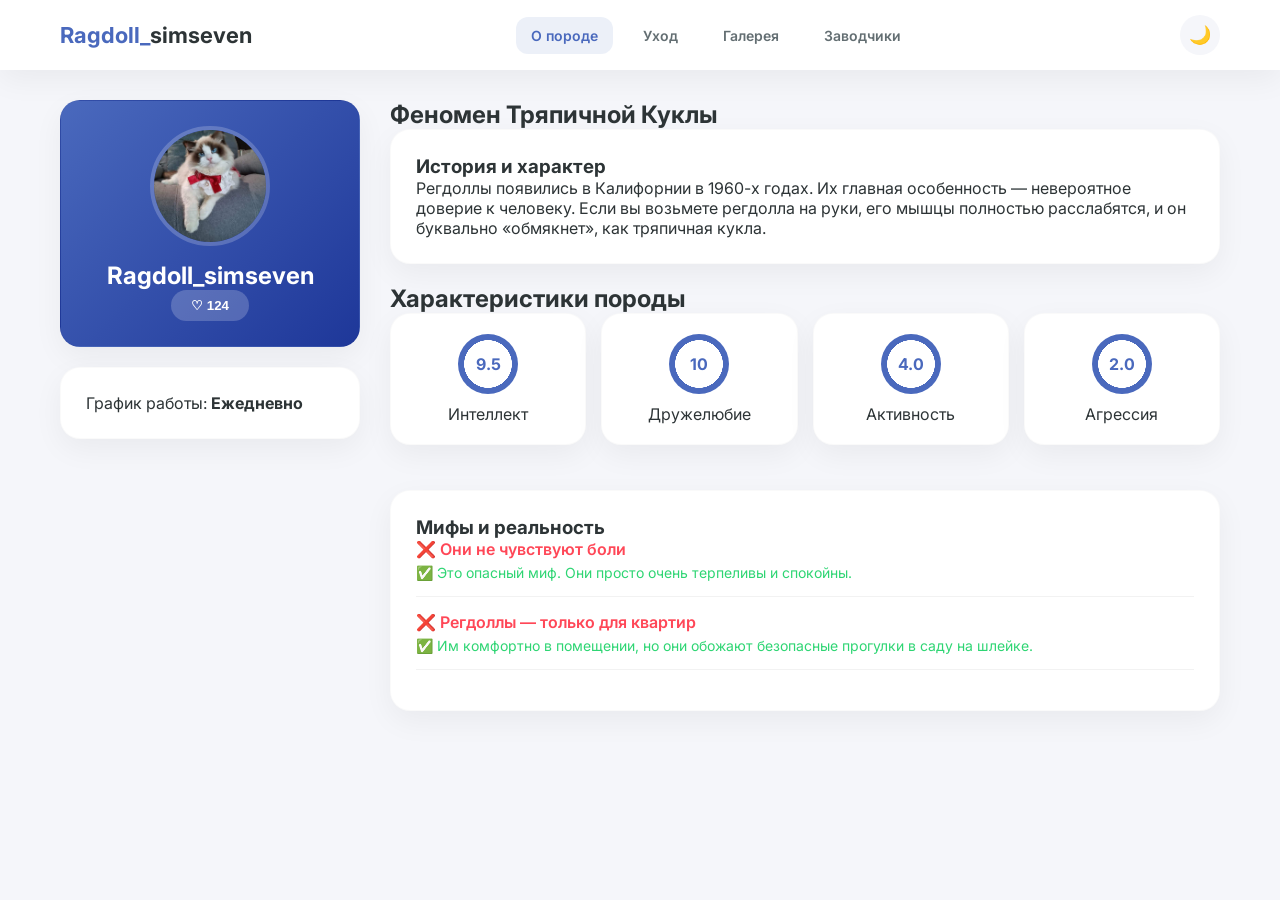
<file: index.html>
<!DOCTYPE html>
<html lang="ru">
<head>
    <meta charset="UTF-8">
    <meta name="viewport" content="width=device-width, initial-scale=1.0">
    <title>Рэгдолл Минск Ragdoll | Гид по породе Рэгдолл</title>
    <meta name="yandex-verification" content="8460148b3e5a428a" />
    <meta name="description" content="Информационный портал о кошках породы Рэгдолл. Уход, питание, советы экспертов и лучшие котята от заводчиков.">
    <meta name="keywords" content="рэгдолл, котята рэгдолл колодищи, купить рэгдолла минск, уход за регдоллом, кошек колодищи, ragdoll elite">
    <meta name="author" content="Ragdoll Elite">
    <meta name="robots" content="index, follow">

    <meta property="og:title" content="Ragdoll-Minsk — Твой гид по самой ласковой породе">
    <meta property="og:description" content="Узнай всё о характере, уходе и жизни регдоллов в нашем портале.">
    <meta property="og:image" content="https://твой-сайт.рф/favicon.png"> <meta property="og:type" content="website">

    <link rel="icon" href="data:image/svg+xml,<svg xmlns=%22http://www.w3.org/2000/svg%22 viewBox=%220 0 100 100%22><text y=%22.9em%22 font-size=%2290%22>🐈</text></svg>">
    
    <link rel="stylesheet" href="style.css">
    <link href="https://fonts.googleapis.com/css2?family=Inter:wght@300;400;600;700&display=swap" rel="stylesheet">
</head>
<body class="light-theme">

    <header class="header">
        <nav class="nav-container">
            <div class="logo">Ragdoll_<span>simseven</span></div>
            <button class="burger" id="burger">
                <span></span><span></span><span></span>
            </button>
            <ul class="nav-menu" id="nav-menu">
                <li><a href="#" class="nav-link active" data-target="about">О породе</a></li>
                <li><a href="#" class="nav-link" data-target="care">Уход</a></li>
                <li><a href="#" class="nav-link" data-target="gallery">Галерея</a></li>
                <li><a href="#" class="nav-link" data-target="breeders">Заводчики</a></li>
            </ul>
            <button id="theme-toggle" class="theme-btn">🌙</button>
        </nav>
    </header>

    <main class="main-layout">
        <aside class="sidebar-left">
            <div class="card profile-card">
                <div class="profile-img-wrapper">
                    <img src="img/cat1.jpg" alt="Ragdoll" class="profile-img">
                </div>
                <h2 class="profile-name">Ragdoll_simseven</h2>
                <button class="like-button">
                    <span class="heart">♡</span> <span id="like-count">124</span>
                </button>
            </div>
            
            <div class="card status-card">
                <h3 class="status-title"></h3>
                <div class="status-item-full">
                <span class="status-label">График работы:</span>
                <strong>Ежедневно</strong>
    </div>
</div>
    </div>
            </div>
        </aside>

        <section class="content-main">
            
            <div id="about" class="tab-content active">
                <h1 class="page-title">Феномен Тряпичной Куклы</h1>
                <div class="card about-main-card">
                    <h3>История и характер</h3>
                    <p>Регдоллы появились в Калифорнии в 1960-х годах. Их главная особенность — невероятное доверие к человеку. Если вы возьмете регдолла на руки, его мышцы полностью расслабятся, и он буквально «обмякнет», как тряпичная кукла.</p>
                </div>

                <h2 class="section-subtitle">Характеристики породы</h2>
                <div class="stats-grid">
                    <div class="card stat-box">
                        <div class="stat-circle" style="--percent: 95">9.5</div>
                        <p>Интеллект</p>
                    </div>
                    <div class="card stat-box">
                        <div class="stat-circle" style="--percent: 100">10</div>
                        <p>Дружелюбие</p>
                    </div>
                    <div class="card stat-box">
                        <div class="stat-circle" style="--percent: 40">4.0</div>
                        <p>Активность</p>
                    </div>
                    <div class="card stat-box">
                        <div class="stat-circle" style="--percent: 20">2.0</div>
                        <p>Агрессия</p>
                    </div>
                </div>

                <div class="card facts-card">
                    <h3>Мифы и реальность</h3>
                    <div class="fact-row">
                        <div class="fact-myth">❌ Они не чувствуют боли</div>
                        <div class="fact-truth">✅ Это опасный миф. Они просто очень терпеливы и спокойны.</div>
                    </div>
                    <div class="fact-row">
                        <div class="fact-myth">❌ Регдоллы — только для квартир</div>
                        <div class="fact-truth">✅ Им комфортно в помещении, но они обожают безопасные прогулки в саду на шлейке.</div>
                    </div>
                </div>
            </div>

            <div id="care" class="tab-content">
                <h1 class="page-title">Искусство ухода</h1>
                
                <div class="card care-detailed-card">
                    <div class="care-header-main">
                        <span class="care-icon-big">🥩</span>
                        <div class="care-title-group">
                            <h3>Рацион и Питание</h3>
                            <p>Регдоллы растут до 4 лет, поэтому им нужна энергия.</p>
                        </div>
                    </div>
                    <div class="care-body">
                        <ul class="care-info-list">
                            <li><strong>Тип корма:</strong> Только супер-премиум или холистик. Минимум зерновых.</li>
                            <li><strong>Вода:</strong> Регдоллы любят проточную воду. Рекомендуется фонтанчик.</li>
                        </ul>
                    </div>
                </div>

                <div class="card care-detailed-card">
                    <div class="care-header-main">
                        <span class="care-icon-big">✂</span>
                        <div class="care-title-group">
                            <h3>Уход за шерстью</h3>
                            <p>Шелковистая шубка без лишних хлопот.</p>
                        </div>
                    </div>
                    <div class="care-body">
                        <p>2-3 раза в неделю стальной расческой. У регдоллов нет подшерстка, поэтому шерсть почти не колтунится.</p>
                    </div>
                </div>

                <div class="card care-detailed-card health-alert">
                    <div class="care-header-main">
                        <span class="care-icon-big">🩺</span>
                        <div class="care-title-group">
                            <h3>Здоровье</h3>
                            <p>Важные медицинские аспекты.</p>
                        </div>
                    </div>
                    <div class="care-body">
                        <p>Обязательно делайте УЗИ сердца раз в год для профилактики ГКМП.</p>
                    </div>
                </div>
            </div>

            <div id="gallery" class="tab-content">
                <h1 class="page-title">Галерея</h1>
                <div class="gallery-masonry">
                    <div class="gallery-item"><img src="img/cat2.jpg" alt="1"></div>
                    <div class="gallery-item"><img src="img/cat3.jpg" alt="1"></div>
                    <div class="gallery-item"><img src="img/cat4.jpg" alt="1"></div>
                    <div class="gallery-item"><img src="img/cat5.jpg" alt="1"></div>
                    <div class="gallery-item"><img src="img/cat6.jpg" alt="1"></div>
                    <div class="gallery-item"><img src="img/cat7.jpg" alt="1"></div>
                    <div class="gallery-item"><img src="img/cat8.jpg" alt="1"></div>
                    <div class="gallery-item"><img src="img/cat9.jpg" alt="1"></div>
                    <div class="gallery-item"><img src="img/cat10.jpg" alt="1"></div>
                    <div class="gallery-item"><img src="img/cat11.jpg" alt="1"></div>
                    <div class="gallery-item"><img src="img/cat12.jpg" alt="1"></div>
                    <div class="gallery-item"><img src="img/cat13.jpg" alt="1"></div>
                    <div class="gallery-item"><img src="img/cat14.jpg" alt="1"></div>
                    <div class="gallery-item"><img src="img/cat15.jpg" alt="1"></div>
                    <div class="gallery-item"><img src="img/cat16.jpg" alt="1"></div>
                    <div class="gallery-item"><img src="img/cat17.jpg" alt="1"></div>
                    <div class="gallery-item"><img src="img/cat18.jpg" alt="1"></div>
                    <div class="gallery-item"><img src="img/cat19.jpg" alt="1"></div>
                    <div class="gallery-item"><img src="img/cat20.jpg" alt="1"></div>
                    <div class="gallery-item"><img src="img/cat21.jpg" alt="1"></div>
                    <div class="gallery-item"><img src="img/cat22.jpg" alt="1"></div>
                </div>
            </div>

            <div id="breeders" class="tab-content">
    <h1 class="page-title">Связаться с нами</h1>
    
    <div class="card breeder-card-full">
        <div class="map-container">
            <iframe 
                src="https://www.google.com/maps/embed?pb=!1m18!1m12!1m3!1d18797.123456789!2d27.7654321!3d53.943210!2m3!1f0!2f0!3f0!3m2!1i1024!2i768!4f13.1!3m3!1m2!1s0x46dbc4f964402657%3A0xc39958309f42720b!2z0JrQvtC70L7QtNC40YnQuA!5e0!3m2!1sru!2sby!4v1715000000000!5m2!1sru!2sby" 
                width="100%" height="300" style="border:0; border-radius: 15px;" allowfullscreen="" loading="lazy">
            </iframe>
        </div>

        <div class="contact-info-grid">
            <div class="contact-item">
                <span class="icon">📞</span>
                <div>
                    <p class="label">Телефон</p>
                    <a href="tel:+375291234567" class="value">+375 (29) 752-89-41</a>
                </div>
            </div>
            

        <div class="social-links-container">
            <h4>Мы в соцсетях</h4>
            <div class="social-grid">
                <a href="https://www.instagram.com/simseven_ragdoll_new?igsh=NTc4MTIwNjQ2YQ==" class="social-btn instagram"><span>Instagram</span></a>
                <a href="https://t.me/ragdoll_kittens" class="social-btn telegram"><span>Telegram</span></a>
                <a href="https://www.tiktok.com/@tatsiana_prakhozhaya?_r=1&_t=ZS-95JAFcdRR4O" class="social-btn tiktok"><span>TikTok</span></a>
                <a href="https://www.facebook.com/share/1Dh5wjhkw8/" class="social-btn facebook"><span>Facebook</span></a>
            </div>
        </div>
    </div>
</div>

        </section>
    </main>

    <div id="lightbox" class="lightbox">
        <span class="close-lightbox">&times;</span>
        <img class="lightbox-img" id="lightbox-img">
    </div>

    <script src="script.js"></script>
</body>
</html>
</file>
<file: style.css>
:root {
    --bg: #f5f6fa;
    --card: #ffffff;
    --text: #2d3436;
    --text-soft: #636e72;
    --accent: #4a69bd;
    --header-bg: #ffffff;
    --shadow: 0 10px 30px rgba(0,0,0,0.05);
    --radius: 20px;
}

body.dark-theme {
    --bg: #121417;
    --card: #1c1f26;
    --text: #e1e1e1;
    --text-soft: #a0aec0;
    --header-bg: #1c1f26;
    --shadow: 0 10px 30px rgba(0,0,0,0.3);
}

* { box-sizing: border-box; margin: 0; padding: 0; transition: background 0.3s, color 0.3s; }
body { font-family: 'Inter', sans-serif; background: var(--bg); color: var(--text); overflow-x: hidden; }

/* Header */
.header { background: var(--header-bg); padding: 15px 0; position: sticky; top: 0; z-index: 1000; box-shadow: var(--shadow); }
.nav-container { max-width: 1200px; margin: 0 auto; display: flex; justify-content: space-between; align-items: center; padding: 0 20px; }
.logo { font-weight: 700; font-size: 22px; color: var(--accent); }
.logo span { color: var(--text); }

.nav-menu { display: flex; list-style: none; gap: 15px; }
.nav-menu a { text-decoration: none; color: var(--text-soft); font-size: 14px; font-weight: 600; padding: 10px 15px; border-radius: 12px; }
.nav-menu a.active { color: var(--accent); background: rgba(74, 105, 189, 0.1); }

/* Layout */
.main-layout { max-width: 1200px; margin: 30px auto; display: grid; grid-template-columns: 300px 1fr; gap: 30px; padding: 0 20px; }
.card { background: var(--card); border-radius: var(--radius); padding: 25px; box-shadow: var(--shadow); margin-bottom: 20px; border: 1px solid rgba(0,0,0,0.02); }

/* Profile */
.profile-card { text-align: center; background: linear-gradient(135deg, #4a69bd, #1e3799); color: white; }
.profile-img-wrapper { width: 120px; height: 120px; margin: 0 auto 15px; border-radius: 50%; overflow: hidden; border: 4px solid rgba(255,255,255,0.2); }
.profile-img { width: 100%; height: 100%; object-fit: cover; }
.like-button { background: rgba(255,255,255,0.2); border: none; color: white; padding: 8px 20px; border-radius: 20px; cursor: pointer; font-weight: bold; }

/* Tabs Logic */
.tab-content { display: none; animation: fadeIn 0.4s ease; }
.tab-content.active { display: block; }
@keyframes fadeIn { from { opacity: 0; transform: translateY(10px); } to { opacity: 1; transform: translateY(0); } }

/* Характеристики О породе */
.stats-grid { display: grid; grid-template-columns: repeat(4, 1fr); gap: 15px; margin-bottom: 25px; }
.stat-box { text-align: center; padding: 20px 10px; }
.stat-circle { 
    width: 60px; height: 60px; margin: 0 auto 10px; border-radius: 50%; 
    display: flex; align-items: center; justify-content: center; 
    font-weight: 700; color: var(--accent);
    background: radial-gradient(closest-side, var(--card) 79%, transparent 80% 100%), conic-gradient(var(--accent) calc(var(--percent) * 10%), #edf2f7 0);
}

/* Мифы */
.fact-row { margin-bottom: 15px; padding-bottom: 15px; border-bottom: 1px solid rgba(0,0,0,0.05); }
.fact-myth { color: #ff4757; font-weight: 600; margin-bottom: 5px; }
.fact-truth { color: #2ed573; font-size: 14px; }

/* Уход блоки */
.care-detailed-card { border-left: 5px solid var(--accent); }
.care-header-main { display: flex; align-items: center; gap: 15px; margin-bottom: 15px; }
.care-icon-big { font-size: 30px; background: var(--bg); padding: 10px; border-radius: 12px; }
.health-alert { border-left-color: #ff4757; }

/* Галерея */
.gallery-masonry { display: grid; grid-template-columns: repeat(auto-fill, minmax(180px, 1fr)); gap: 15px; }
.gallery-item img { width: 100%; border-radius: 15px; cursor: pointer; transition: 0.3s; display: block; }
.gallery-item img:hover { transform: scale(1.03); }

/* Burger & Mobile */
.burger { display: none; flex-direction: column; gap: 5px; background: none; border: none; cursor: pointer; }
.burger span { width: 25px; height: 3px; background: var(--text); border-radius: 2px; }

@media (max-width: 900px) {
    .main-layout { grid-template-columns: 1fr; }
    .burger { display: flex; }
    .nav-menu {
        position: fixed; top: 70px; left: -100%; width: 100%; height: auto;
        background: var(--header-bg); flex-direction: column; padding: 40px 0;
        transition: 0.4s; box-shadow: 0 10px 20px rgba(0,0,0,0.1);
    }
    .nav-menu.active { left: 0; }
    .stats-grid { grid-template-columns: 1fr 1fr; }
}

/* Lightbox */
.lightbox { display: none; position: fixed; top: 0; left: 0; width: 100%; height: 100%; background: rgba(0,0,0,0.9); z-index: 2000; justify-content: center; align-items: center; }
.lightbox.active { display: flex; }
.lightbox-img { max-width: 90%; max-height: 85%; border-radius: 10px; }
.close-lightbox { position: absolute; top: 20px; right: 30px; color: white; font-size: 40px; cursor: pointer; }

.map-box { background: #cbd5e0; height: 180px; border-radius: 15px; display: flex; align-items: center; justify-content: center; font-weight: bold; color: white; }
.theme-btn { background: var(--bg); border: none; font-size: 18px; cursor: pointer; width: 40px; height: 40px; border-radius: 50%; display: flex; align-items: center; justify-content: center; }

/* Вкладка Заводчики */
.breeder-card-full {
    display: flex;
    flex-direction: column;
    gap: 25px;
}

.contact-info-grid {
    display: grid;
    grid-template-columns: 1fr 1fr;
    gap: 20px;
    background: var(--bg);
    padding: 20px;
    border-radius: 15px;
}

.contact-item {
    display: flex;
    align-items: center;
    gap: 15px;
}

.contact-item .icon { font-size: 24px; }
.contact-item .label { font-size: 12px; color: var(--text-soft); margin-bottom: 2px; }
.contact-item .value { 
    font-weight: 700; 
    text-decoration: none; 
    color: var(--text); 
    transition: 0.2s;
}
.contact-item .value:hover { color: var(--accent); }

/* Соцсети */
.social-links-container h4 { margin-bottom: 15px; font-size: 16px; }
.social-grid {
    display: grid;
    grid-template-columns: repeat(auto-fit, minmax(140px, 1fr));
    gap: 10px;
}

.social-btn {
    display: flex;
    align-items: center;
    justify-content: center;
    padding: 12px;
    border-radius: 12px;
    text-decoration: none;
    color: white;
    font-weight: 600;
    font-size: 14px;
    transition: transform 0.2s, opacity 0.2s;
}

.social-btn:hover { transform: translateY(-3px); opacity: 0.9; }

/* Цвета брендов */
.instagram { background: linear-gradient(45deg, #f09433, #e6683c, #dc2743, #cc2366, #bc1888); }
.telegram { background: #0088cc; }
.tiktok { background: #000000; }
.facebook { background: #1877f2; }

/* Адаптация */
@media (max-width: 600px) {
    .contact-info-grid { grid-template-columns: 1fr; }
    .social-grid { grid-template-columns: 1fr 1fr; }
}
</file>
